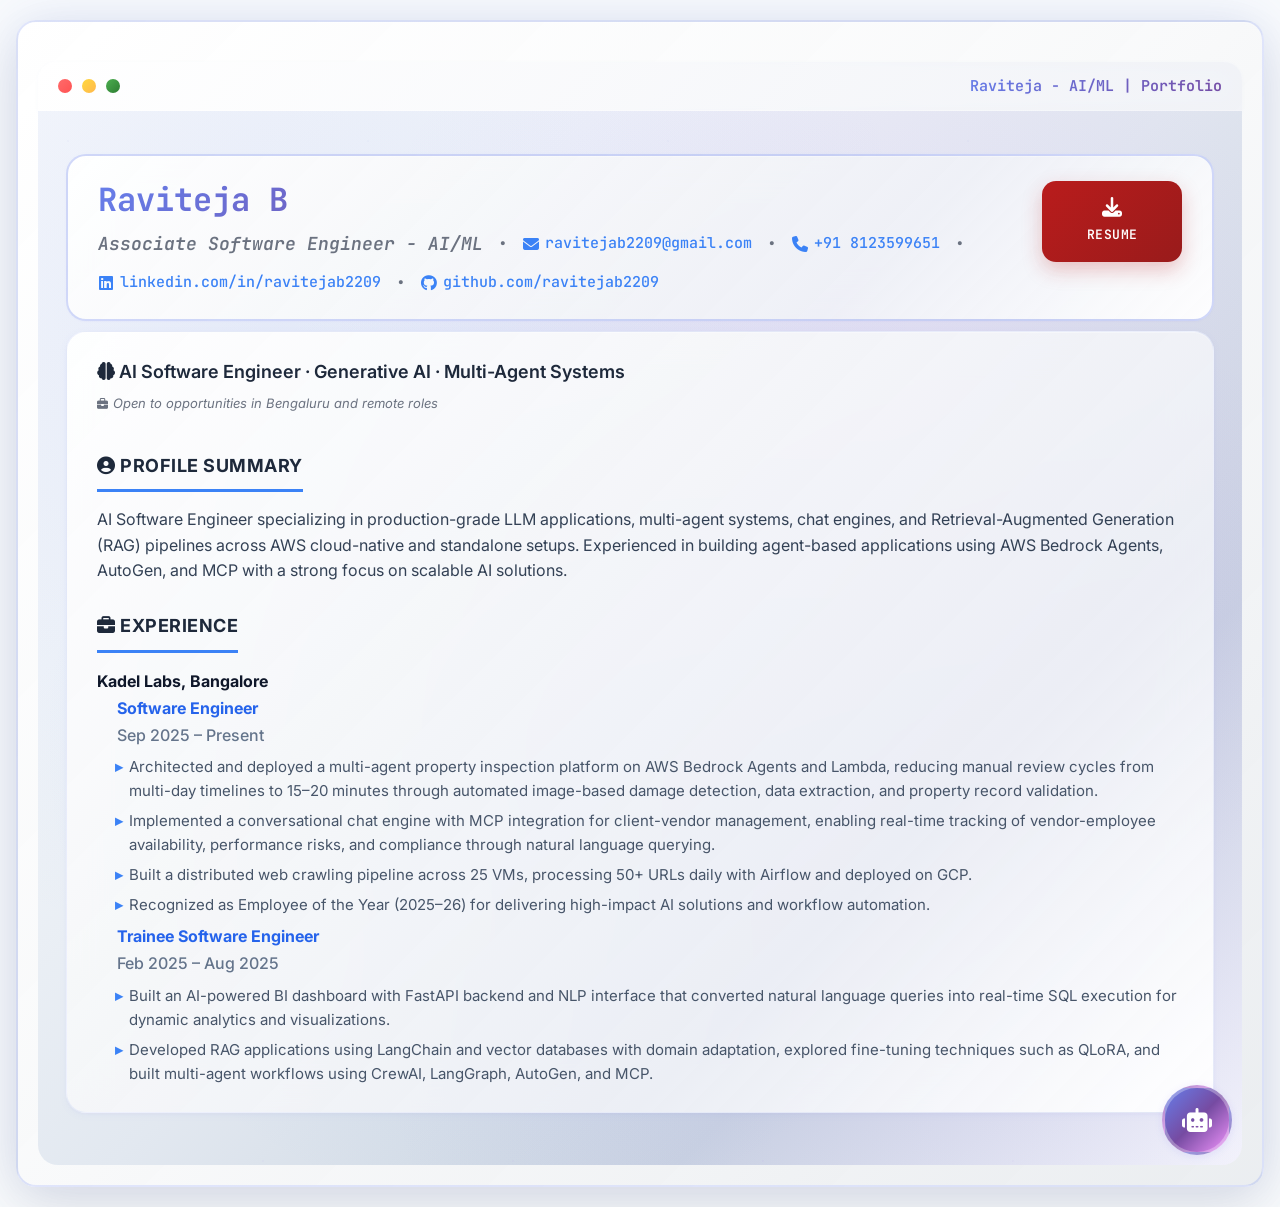
<file: index.html>
<!DOCTYPE html>
<html lang="en">
<head>
    <meta charset="UTF-8">
    <meta name="viewport" content="width=device-width, initial-scale=1.0">
    <meta name="description" content="Raviteja B - AI/ML Portfolio and resume">
    <title>Raviteja - AI/ML Portfolio</title>
    <link rel="stylesheet" href="https://cdnjs.cloudflare.com/ajax/libs/font-awesome/6.4.0/css/all.min.css">
    <link href="https://fonts.googleapis.com/css2?family=JetBrains+Mono:wght@300;400;500;600;700&family=Inter:wght@300;400;500;600;700&display=swap" rel="stylesheet">
    <link rel="stylesheet" href="app/static/css/portfolio.css">
</head>
<body>
    <div class="terminal-container">
        <div class="terminal-header">
            <div class="terminal-controls">
                <span class="control close"></span>
                <span class="control minimize"></span>
                <span class="control maximize"></span>
            </div>
            <div class="terminal-title">Raviteja - AI/ML | Portfolio</div>
        </div>

        <div class="terminal-content">
            <div class="contact-info">
                <div class="contact-content">
                    <div class="contact-header">
                        <h1 class="contact-name">Raviteja B</h1>
                        <div class="contact-title-line">
                            <span class="contact-title">Associate Software Engineer - AI/ML</span>
                            <span class="contact-separator">•</span>
                            <span class="contact-item-inline">
                                <i class="fas fa-envelope"></i>
                                <a href="mailto:ravitejab2209@gmail.com?subject=Hello%20Raviteja&body=Hi%20Raviteja,%0A%0AI%20came%20across%20your%20portfolio%20and%20would%20like%20to%20connect.%0A%0ABest%20regards," target="_blank">ravitejab2209@gmail.com</a>
                            </span>
                            <span class="contact-separator">•</span>
                            <span class="contact-item-inline">
                                <i class="fas fa-phone"></i>
                                <a href="tel:+918123599651">+91 8123599651</a>
                            </span>
                            <span class="contact-separator">•</span>
                            <span class="contact-item-inline">
                                <i class="fab fa-linkedin"></i>
                                <a href="https://linkedin.com/in/ravitejab2209" target="_blank">linkedin.com/in/ravitejab2209</a>
                            </span>
                            <span class="contact-separator">•</span>
                            <span class="contact-item-inline">
                                <i class="fab fa-github"></i>
                                <a href="https://github.com/ravitejab2209" target="_blank">github.com/ravitejab2209</a>
                            </span>
                        </div>
                    </div>
                    <div class="resume-section">
                        <a href="assets/Raviteja_B_AI_GenAI_Resume.pdf" class="resume-btn" title="Download Resume" target="_blank" rel="noopener noreferrer">
                            <i class="fas fa-download"></i>
                            <span>Resume</span>
                        </a>
                    </div>
                </div>
            </div>

            <div class="panel">
                <div class="panel-content">
                    <div class="job-title"><i class="fas fa-brain"></i> AI Software Engineer · Generative AI · Multi-Agent Systems</div>
                    <div class="content-text" style="font-size: 13px; color: #6b7280; margin: 5px 0 10px 0; font-style: italic;"><i class="fas fa-briefcase" style="font-size: 11px; margin-right: 5px;"></i>Open to opportunities in Bengaluru and remote roles</div><br>

                    <div class="section-header bold"><i class="fas fa-user-circle"></i> PROFILE SUMMARY</div>
                    <div class="content-text">AI Software Engineer specializing in production-grade LLM applications, multi-agent systems, chat engines, and Retrieval-Augmented Generation (RAG) pipelines across AWS cloud-native and standalone setups. Experienced in building agent-based applications using AWS Bedrock Agents, AutoGen, and MCP with a strong focus on scalable AI solutions.</div><br>

                    <div class="section-header bold"><i class="fas fa-briefcase"></i> EXPERIENCE</div>
                    <div class="job-company bold">Kadel Labs, Bangalore</div>

                    <div class="job-company bold" style="margin-left: 20px; color: #2563eb;">Software Engineer</div>
                    <div class="job-duration" style="margin-left: 20px;">Sep 2025 – Present</div>
                    <div class="bullet-point" style="margin-left: 20px;">Architected and deployed a multi-agent property inspection platform on AWS Bedrock Agents and Lambda, reducing manual review cycles from multi-day timelines to 15–20 minutes through automated image-based damage detection, data extraction, and property record validation.</div>
                    <div class="bullet-point" style="margin-left: 20px;">Implemented a conversational chat engine with MCP integration for client-vendor management, enabling real-time tracking of vendor-employee availability, performance risks, and compliance through natural language querying.</div>
                    <div class="bullet-point" style="margin-left: 20px;">Built a distributed web crawling pipeline across 25 VMs, processing 50+ URLs daily with Airflow and deployed on GCP.</div>
                    <div class="bullet-point" style="margin-left: 20px;">Recognized as Employee of the Year (2025–26) for delivering high-impact AI solutions and workflow automation.</div>

                    <div class="job-company bold" style="margin-left: 20px; color: #2563eb;">Trainee Software Engineer</div>
                    <div class="job-duration" style="margin-left: 20px;">Feb 2025 – Aug 2025</div>
                    <div class="bullet-point" style="margin-left: 20px;">Built an AI-powered BI dashboard with FastAPI backend and NLP interface that converted natural language queries into real-time SQL execution for dynamic analytics and visualizations.</div>
                    <div class="bullet-point" style="margin-left: 20px;">Developed RAG applications using LangChain and vector databases with domain adaptation, explored fine-tuning techniques such as QLoRA, and built multi-agent workflows using CrewAI, LangGraph, AutoGen, and MCP.</div><br>

                    <div class="section-header bold"><i class="fas fa-cogs"></i> SKILLS</div>
                    <div class="skill-category bold">Programming & Frameworks</div>
                    <div class="skill-list">Python, FastAPI, Flask, LangChain, LangGraph, LlamaIndex, Streamlit, Hugging Face, LangSmith</div>
                    <div class="skill-category bold">AI & Generative AI</div>
                    <div class="skill-list">LLMs (GPT, Claude), RAG, Prompt Engineering, Fine-tuning, Agentic AI, Multi-Agent Architectures (AutoGen, CrewAI, MCP, Strands Agents), AWS Bedrock Agents, Bedrock Data Automation (BDA)</div>
                    <div class="skill-category bold">Cloud, Data & Tools</div>
                    <div class="skill-list">AWS (Bedrock, Lambda, S3, AgentCore, Knowledge Bases), Embedding Models, Vector Databases (FAISS, Pinecone, pgvector), SQL, REST APIs, Airflow, Pandas, NumPy, Scikit-learn, Transformers, PyTorch, Docker, Git, CI/CD, GCP</div><br>

                    <div class="section-header bold"><i class="fas fa-project-diagram"></i> PROJECTS</div>
                    <div class="project-title bold">Property Preservation & Inspection Agents</div>
                    <div class="bullet-point">Architected and deployed a property inspection platform on AWS Bedrock Agents that automates image-based damage detection, data extraction, and record validation to generate audit-ready reports.</div>
                    <div class="bullet-point">Engineered a multi-agent architecture with a Supervisor Agent orchestrating photo analysis, data aggregation, and questionnaire processing via AWS Lambda for scalable, batch-based report generation.</div><br>

                    <div class="project-title bold">Medical Research Multi-Agent Platform</div>
                    <div class="bullet-point">Built an AutoGen-powered multi-agent system with MCP integration for automated retrieval and synthesis of PubMed research articles, accelerating literature research through conversational interfaces and intelligent query routing.</div><br>

                    <div class="section-header bold"><i class="fas fa-certificate"></i> CERTIFICATIONS</div>
                    <div class="certificate-list">Certified Master in Agentic AI • AI Engineer Professional • Mastering AI on AWS • Context Design for AI Agents</div><br>

                    <div class="section-header bold"><i class="fas fa-graduation-cap"></i> EDUCATION</div>
                    <div class="education-title bold">REVA University, Bachelor of Computer Applications</div>
                    <div class="education-details">Aug 2021 – Aug 2024 | Bengaluru</div>
                    <div class="education-gpa">CGPA: 8.22</div><br>
                </div>
            </div>
        </div>

        <div class="floating-chat-btn" id="floatingChatBtn" title="Ask AI about Raviteja">
            <i class="fas fa-robot"></i>
        </div>

        <div class="chat-modal" id="chatModal">
            <div class="chat-modal-content">
                <div class="chat-modal-header">
                    <div class="chat-header-info">
                        <i class="fas fa-robot"></i>
                        <span>AI Assistant</span>
                    </div>
                    <button class="chat-close-btn" id="chatCloseBtn">
                        <i class="fas fa-times"></i>
                    </button>
                </div>
                <div class="chat-messages" id="chatMessages"></div>
                <div class="chat-input-area">
                    <div class="chat-input-container">
                        <input type="text" id="chatInput" class="chat-input" placeholder="Ask me about Raviteja's experience, skills, or projects..." autocomplete="off" spellcheck="false">
                        <button id="sendBtn" class="chat-send-btn" title="Send Message">
                            <i class="fas fa-paper-plane"></i>
                        </button>
                    </div>
                </div>
            </div>
        </div>
    </div>

    <script src="app/static/js/portfolio.js"></script>
</body>
</html>
</file>
<file: app/static/css/portfolio.css>
* {
    margin: 0;
    padding: 0;
    box-sizing: border-box;
}

html {
    scroll-behavior: smooth;
    min-height: 100%;
}

body {
    font-family: 'JetBrains Mono', 'Consolas', 'Monaco', monospace;
    background: #f8fafc;
    color: #2c3e50;
    overflow-x: hidden;
    overflow-y: auto;
    min-height: 100vh;
    line-height: 1.6;
    position: relative;
    margin: 0;
    padding: 0;
    overscroll-behavior: contain;
    -webkit-overflow-scrolling: touch;
}

/* Mobile browser UI spacing */
@media (max-width: 480px) {
    body {
        padding-top: env(safe-area-inset-top, 0px);
        min-height: calc(100vh - env(safe-area-inset-top, 0px));
        overflow-x: hidden;
        overflow-y: auto;
        position: relative;
        width: 100%;
    }
}

        /* Removed gradientShift animation - no longer needed */

        /* Animated background particles */
        body::before {
            content: '';
            position: absolute;
            top: 0;
            left: 0;
            width: 100%;
            height: 100%;
            background: url("data:image/svg+xml,%3Csvg width='60' height='60' viewBox='0 0 60 60' xmlns='http://www.w3.org/2000/svg'%3E%3Cg fill='none' fill-rule='evenodd'%3E%3Cg fill='%23ffffff' fill-opacity='0.1'%3E%3Ccircle cx='30' cy='30' r='2'/%3E%3C/g%3E%3C/g%3E%3C/svg%3E") repeat;
            animation: float 20s ease-in-out infinite;
            pointer-events: none;
            z-index: 1;
        }

        @keyframes float {
            0%, 100% { transform: translateY(0px) rotate(0deg); }
            33% { transform: translateY(-20px) rotate(120deg); }
            66% { transform: translateY(10px) rotate(240deg); }
        }

        .terminal-container {
            width: min(1400px, calc(100% - 32px));
            min-height: 100vh;
            margin: 20px auto;
            padding: 20px;
            background: linear-gradient(135deg, 
                rgba(255, 255, 255, 0.98) 0%, 
                rgba(248, 249, 250, 0.95) 50%, 
                rgba(233, 236, 239, 0.92) 100%);
            backdrop-filter: blur(20px);
            -webkit-backdrop-filter: blur(20px);
            display: flex;
            flex-direction: column;
            border: 2px solid rgba(102, 126, 234, 0.2);
            box-shadow: 
                0 0 50px rgba(102, 126, 234, 0.15),
                0 20px 60px rgba(0, 0, 0, 0.1),
                inset 0 1px 0 rgba(255, 255, 255, 0.3);
            position: relative;
            z-index: 2;
            border-radius: 20px;
            animation: containerGlow 8s ease-in-out infinite;
            justify-content: flex-start;
        }

        @keyframes containerGlow {
            0%, 100% { 
                box-shadow: 
                    0 0 50px rgba(0, 0, 0, 0.1),
                    0 0 10px rgba(102, 126, 234, 0.05),
                    inset 0 0 50px rgba(255, 255, 255, 0.1);
            }
            50% { 
                box-shadow: 
                    0 0 50px rgba(0, 0, 0, 0.1),
                    0 0 10px rgba(245, 87, 108, 0.05),
                    inset 0 0 50px rgba(255, 255, 255, 0.1);
            }
        }

        .terminal-header {
            background: linear-gradient(135deg, rgba(255, 255, 255, 0.9) 0%, rgba(240, 242, 247, 0.9) 100%);
            backdrop-filter: blur(10px);
            padding: 12px 20px;
            display: flex;
            align-items: center;
            justify-content: space-between;
            border-bottom: 2px solid rgba(255, 255, 255, 0.2);
            height: 50px;
            box-shadow: 0 1px 4px rgba(102, 126, 234, 0.03);
            border-radius: 18px 18px 0 0;
            position: relative;
            overflow: hidden;
            /* Add top margin for mobile browser tabs area */
            margin-top: 20px;
        }

        .terminal-header::before {
            content: '';
            position: absolute;
            top: 0;
            left: -100%;
            width: 100%;
            height: 100%;
            background: linear-gradient(90deg, transparent, rgba(255, 255, 255, 0.4), transparent);
            animation: headerShine 3s infinite;
        }

        @keyframes headerShine {
            0% { left: -100%; }
            100% { left: 100%; }
        }

.terminal-controls {
    display: flex;
    gap: 10px;
}

.control {
    width: 14px;
    height: 14px;
    border-radius: 50%;
    cursor: pointer;
    transition: all 0.2s ease;
}

        .control.close { 
            background: linear-gradient(135deg, #ff6b6b 0%, #ff5252 100%); 
            animation: pulse 2s ease-in-out infinite;
        }
        .control.minimize { 
            background: linear-gradient(135deg, #ffd93d 0%, #ffb74d 100%); 
            animation: pulse 2s ease-in-out infinite 0.3s;
        }
        .control.maximize { 
            background: linear-gradient(135deg, #4caf50 0%, #2e7d32 100%); 
            animation: pulse 2s ease-in-out infinite 0.6s;
        }

        .terminal-title {
            color: #2c3e50;
            font-size: 15px;
            font-weight: 600;
            background: linear-gradient(135deg, #667eea 0%, #764ba2 100%);
            -webkit-background-clip: text;
            -webkit-text-fill-color: transparent;
            background-clip: text;
            position: relative;
            z-index: 1;
            text-shadow: 0 1px 2px rgba(102, 126, 234, 0.05);
        }

        .terminal-content {
            flex: 1;
            padding: 28px 28px 32px;
            overflow: auto;
            display: flex;
            flex-direction: column;
            position: relative;
            border-radius: 0 0 20px 20px;
            background: linear-gradient(135deg, 
                #f8fafc 0%, 
                #f1f5f9 25%, 
                #e2e8f0 50%, 
                #cbd5e1 75%, 
                #f8fafc 100%
            );
            margin-top: -1px;
        }


        /* AI Neural Network Pattern Overlay */
        .terminal-content::before {
            content: '';
            position: absolute;
            top: 0;
            left: 0;
            right: 0;
            bottom: 0;
            background-image: 
                radial-gradient(circle at 20% 20%, rgba(102, 126, 234, 0.1) 0%, transparent 50%),
                radial-gradient(circle at 80% 80%, rgba(139, 92, 246, 0.1) 0%, transparent 50%),
                radial-gradient(circle at 40% 60%, rgba(59, 130, 246, 0.1) 0%, transparent 50%),
                radial-gradient(circle at 70% 30%, rgba(168, 85, 247, 0.1) 0%, transparent 50%);
            animation: neuralPulse 8s ease-in-out infinite;
            pointer-events: none;
            z-index: 1;
        }

        @keyframes neuralPulse {
            0%, 100% { opacity: 0.3; transform: scale(1); }
            50% { opacity: 0.6; transform: scale(1.1); }
        }

        /* AI Floating Particles */
        .terminal-content::after {
            content: '';
            position: absolute;
            top: 0;
            left: 0;
            right: 0;
            bottom: 0;
            background-image: 
                radial-gradient(1px 1px at 10% 10%, rgba(102, 126, 234, 0.1), transparent),
                radial-gradient(1px 1px at 90% 20%, rgba(139, 92, 246, 0.1), transparent),
                radial-gradient(1px 1px at 30% 70%, rgba(59, 130, 246, 0.08), transparent),
                radial-gradient(1px 1px at 80% 90%, rgba(168, 85, 247, 0.08), transparent),
                radial-gradient(1px 1px at 50% 40%, rgba(79, 70, 229, 0.1), transparent),
                radial-gradient(1px 1px at 20% 80%, rgba(124, 58, 237, 0.08), transparent);
            background-size: 300px 300px, 250px 250px, 200px 200px, 180px 180px, 220px 220px, 160px 160px;
            animation: aiParticleFloat 20s linear infinite;
            pointer-events: none;
            z-index: 1;
        }

        /* Mobile optimized particles */
        @media (max-width: 480px) {
            .terminal-content::after {
                background-size: 150px 150px, 120px 120px, 100px 100px, 90px 90px, 110px 110px, 80px 80px;
                opacity: 0.3; /* Reduce particle intensity on mobile */
            }
        }

        @keyframes aiParticleFloat {
            0% { transform: translateY(0px) rotate(0deg); }
            33% { transform: translateY(-10px) rotate(120deg); }
            66% { transform: translateY(5px) rotate(240deg); }
            100% { transform: translateY(0px) rotate(360deg); }
        }

        .panel {
            border: 1px solid rgba(102, 126, 234, 0.1);
            border-radius: 20px;
            margin: 5px 0 20px 0;
            background: linear-gradient(135deg, 
                rgba(255, 255, 255, 0.95) 0%, 
                rgba(248, 249, 250, 0.92) 30%, 
                rgba(240, 242, 247, 0.88) 70%, 
                rgba(255, 255, 255, 0.95) 100%);
            backdrop-filter: blur(20px);
            -webkit-backdrop-filter: blur(20px);
            box-shadow: 
                0 2px 8px rgba(102, 126, 234, 0.05),
                0 1px 4px rgba(139, 92, 246, 0.03),
                inset 0 1px 0 rgba(255, 255, 255, 0.3);
            flex: 1;
            display: flex;
            flex-direction: column;
            min-height: 0;
            position: relative;
            overflow: hidden;
            z-index: 10;
            /* Subtle AI-themed glow */
            animation: aiPanelGlow 6s ease-in-out infinite alternate;
        }

        @keyframes aiPanelGlow {
            0% { 
                box-shadow: 
                    0 1px 3px rgba(102, 126, 234, 0.02),
                    0 1px 2px rgba(139, 92, 246, 0.02),
                    0 0 5px rgba(59, 130, 246, 0.02),
                    inset 0 1px 0 rgba(255, 255, 255, 0.3);
            }
            100% { 
                box-shadow: 
                    0 1px 3px rgba(102, 126, 234, 0.03),
                    0 1px 2px rgba(139, 92, 246, 0.03),
                    0 0 5px rgba(59, 130, 246, 0.03),
                    inset 0 1px 0 rgba(255, 255, 255, 0.4);
            }
        }

        @keyframes panelFloat {
            0%, 100% { transform: translateY(0px); }
            50% { transform: translateY(-5px); }
        }

        .panel::before {
            content: '';
            position: absolute;
            top: 0;
            left: -100%;
            width: 100%;
            height: 100%;
            background: linear-gradient(90deg, transparent, rgba(102, 126, 234, 0.1), transparent);
            /* Disable shine animation to improve scroll performance */
            animation: none;
            z-index: 1;
        }

        @keyframes panelShine {
            0% { left: -100%; }
            100% { left: 100%; }
        }

        .panel-content {
            padding: 25px 30px;
            font-family: 'Inter', 'Segoe UI', 'Roboto', sans-serif;
            font-size: 16px;
            line-height: 1.7;
            font-weight: 400;
            flex: 1;
            overflow-y: auto;
            overflow-x: hidden;
            min-height: 0;
            position: relative;
            z-index: 1;
            /* Simple, clean scrolling */
            scroll-behavior: smooth;
            color: #1f2937;
            /* Ensure panel content handles all scrolling internally */
            max-height: calc(100vh - 120px);
        }

        /* Removed contentFadeIn animation for better scroll performance */

        /* Keep all elements simple and static */
        .panel-content * {
            animation: none !important;
            transform: none !important;
        }

        /* Simple hover effect only */
        .panel-content .bullet-point:hover {
            color: #1e40af;
            transition: color 0.2s ease;
        }

        /* Enhanced scrollbar styling */
        .panel-content::-webkit-scrollbar { 
            width: 8px; 
        }
        .panel-content::-webkit-scrollbar-track { 
            background: rgba(255, 255, 255, 0.1); 
            border-radius: 4px; 
        }
        .panel-content::-webkit-scrollbar-thumb { 
            background: linear-gradient(135deg, #cbd5e1 0%, #94a3b8 100%); 
            border-radius: 4px;
            border: 1px solid rgba(255, 255, 255, 0.1);
        }
        .panel-content::-webkit-scrollbar-thumb:hover { 
            background: linear-gradient(135deg, #94a3b8 0%, #64748b 100%); 
        }

        /* Color Classes - Enhanced Visual Palette */
        .section-header { 
            color: #1e293b;
            border-bottom: 3px solid #3b82f6;
            padding-bottom: 8px; 
            display: inline-block; 
            font-weight: 700;
            font-size: 18px;
            position: relative;
            margin-bottom: 15px;
            text-transform: uppercase;
            letter-spacing: 0.5px;
        }

        @keyframes headerPulse {
            0%, 100% { 
                filter: drop-shadow(0 2px 8px rgba(102, 126, 234, 0.2));
            }
            50% { 
                filter: drop-shadow(0 2px 12px rgba(118, 75, 162, 0.3));
            }
        }
.job-title { color: #1e293b; font-weight: 600; font-size: 18px; }
.job-location { color: #64748b; }
.job-company { color: #0f172a; font-weight: 600; }
.job-duration { color: #64748b; font-weight: 500; }
.content-text { color: #334155; font-size: 16px; line-height: 1.6; }
        .project-title { 
            color: #b91c1c;
            font-weight: 700; 
            margin: 15px 0 10px 0; 
            font-size: 17px; 
            border-left: 4px solid #b91c1c;
            padding-left: 15px;
            position: relative;
        }

        @keyframes projectGlow {
            0%, 100% { 
                filter: drop-shadow(0 2px 8px rgba(240, 147, 251, 0.2));
            }
            50% { 
                filter: drop-shadow(0 2px 12px rgba(245, 87, 108, 0.3));
            }
        }
.bullet-point { color: #475569; margin: 6px 0; padding-left: 12px; position: relative; font-size: 15px; line-height: 1.6; }
        .bullet-point::before { 
            content: '▸'; 
            color: #3b82f6;
            font-weight: bold; 
            position: absolute; 
            left: -2px;
        }

        /* Removed bulletPulse animation */

        /* Removed hover transform to prevent scroll conflicts */
.skill-category { color: #047857; font-weight: 600; margin: 10px 0 6px 0; border-left: 3px solid #047857; padding-left: 10px; font-size: 16px; }
.skill-list { color: #475569; margin: 6px 0 14px 0; padding-left: 12px; font-size: 15px; line-height: 1.6; }
.certificate-list { color: #475569; font-weight: 500; font-size: 15px; }
.education-title { color: #1e293b; font-weight: 700; font-size: 16px; }
.education-details { color: #64748b; font-size: 15px; }
.education-gpa { color: #475569; font-weight: 600; font-size: 15px; }
.bold { font-weight: 700; }

        /* Contact Information */
        .contact-info {
            background: linear-gradient(135deg, 
                rgba(255, 255, 255, 0.95) 0%, 
                rgba(248, 249, 250, 0.92) 30%, 
                rgba(240, 242, 247, 0.88) 70%, 
                rgba(255, 255, 255, 0.95) 100%);
            backdrop-filter: blur(20px);
            -webkit-backdrop-filter: blur(20px);
            border: 2px solid rgba(102, 126, 234, 0.3);
            border-radius: 20px;
            padding: 25px 30px;
            margin: 15px 0 5px 0;
            box-shadow: 
                0 1px 3px rgba(102, 126, 234, 0.02),
                0 1px 2px rgba(139, 92, 246, 0.02),
                0 0 5px rgba(59, 130, 246, 0.02),
                inset 0 1px 0 rgba(255, 255, 255, 0.3);
            text-align: left;
            min-height: 120px;
            position: relative;
            overflow: hidden;
            z-index: 10;
            animation: aiContactGlow 8s ease-in-out infinite;
        }

        @keyframes aiContactGlow {
            0%, 100% { 
                box-shadow: 
                    0 1px 3px rgba(102, 126, 234, 0.02),
                    0 1px 2px rgba(139, 92, 246, 0.02),
                    0 0 5px rgba(59, 130, 246, 0.02),
                    inset 0 1px 0 rgba(255, 255, 255, 0.3);
            }
            50% { 
                box-shadow: 
                    0 1px 3px rgba(102, 126, 234, 0.03),
                    0 1px 2px rgba(139, 92, 246, 0.03),
                    0 0 5px rgba(59, 130, 246, 0.03),
                    inset 0 1px 0 rgba(255, 255, 255, 0.4);
            }
        }

.contact-content {
    display: flex;
    justify-content: space-between;
    align-items: flex-start;
    gap: 0;
}

.contact-header {
    margin-bottom: 0;
    flex: 1;
    margin-right: 20px;
}

        .contact-name {
            font-size: 32px;
            font-weight: 700;
            background: linear-gradient(135deg, #667eea 0%, #764ba2 50%, #f093fb 100%);
            -webkit-background-clip: text;
            -webkit-text-fill-color: transparent;
            background-clip: text;
            margin: 0 0 12px 0;
            line-height: 1.2;
            animation: nameGlow 3s ease-in-out infinite;
            position: relative;
        }

        @keyframes nameGlow {
            0%, 100% { 
                filter: drop-shadow(0 0 10px rgba(102, 126, 234, 0.3));
            }
            50% { 
                filter: drop-shadow(0 0 20px rgba(240, 147, 251, 0.4));
            }
        }

.contact-title-line {
    display: flex;
    align-items: center;
    gap: 15px;
    flex-wrap: wrap;
    line-height: 1.4;
}

.contact-title {
    font-size: 18px;
    color: #6b7280;
    font-weight: 600;
    margin: 0;
    font-style: italic;
}

.contact-separator {
    color: #6b7280;
    font-weight: 500;
    font-size: 16px;
}

.contact-item-inline {
    color: #374151;
    font-size: 15px;
    font-weight: 500;
    display: flex;
    align-items: center;
    gap: 6px;
}

.contact-item {
    color: #374151;
    font-size: 16px;
    font-weight: 500;
    display: flex;
    align-items: center;
    gap: 10px;
    min-width: 200px;
}

.contact-item i,
.contact-item-inline i {
    color: #3b82f6;
    font-size: 16px;
    width: 16px;
    text-align: center;
}

.contact-item a,
.contact-item-inline a {
    color: #3b82f6;
    text-decoration: none;
    transition: all 0.2s ease;
    font-weight: 500;
}

.contact-item a:hover,
.contact-item-inline a:hover {
    color: #1e40af;
    text-decoration: underline;
    transform: translateX(2px);
}

/* Resume Section */
.resume-section {
    flex-shrink: 0;
    display: flex;
    align-items: center;
    margin-left: auto;
}

.resume-btn {
    background: linear-gradient(135deg, #b91c1c 0%, #991b1b 100%);
    color: white;
    text-decoration: none;
    display: flex;
    flex-direction: column;
    align-items: center;
    justify-content: center;
    gap: 8px;
    padding: 16px 18px;
    border-radius: 14px;
    font-weight: 600;
    font-size: 14px;
    transition: transform 0.2s ease, box-shadow 0.2s ease;
    box-shadow: 0 8px 20px rgba(185, 28, 28, 0.25);
    border: none;
    cursor: pointer;
    min-width: 140px;
    margin: 0;
    text-align: center;
}

.resume-btn:hover {
    color: white;
    text-decoration: none;
    transform: translateY(-2px);
    box-shadow: 0 12px 24px rgba(185, 28, 28, 0.35);
}

.resume-btn i {
    font-size: 20px;
    color: white;
    display: block;
    text-align: center;
}

.resume-btn span {
    font-weight: 600;
    color: white;
    font-size: 13px;
    text-transform: uppercase;
    letter-spacing: 0.5px;
    display: block;
    text-align: center;
    width: 100%;
}

/* Floating Chat Button */
        .floating-chat-btn {
            position: fixed;
            bottom: 30px;
            right: 30px;
            width: 70px;
            height: 70px;
            background: linear-gradient(135deg, #667eea 0%, #764ba2 50%, #f093fb 100%);
            border-radius: 50%;
            display: flex;
            align-items: center;
            justify-content: center;
            cursor: pointer;
            box-shadow: 
                0 2px 8px rgba(102, 126, 234, 0.1),
                0 0 10px rgba(240, 147, 251, 0.05);
            transition: all 0.3s ease;
            z-index: 9999;
            animation: chatBtnFloat 3s ease-in-out infinite;
            border: 3px solid rgba(255, 255, 255, 0.3);
            outline: none;
            user-select: none;
            backdrop-filter: blur(10px);
        }

        @keyframes chatBtnFloat {
            0%, 100% { 
                transform: translateY(0px) scale(1);
                box-shadow: 
                    0 8px 25px rgba(102, 126, 234, 0.4),
                    0 0 10px rgba(240, 147, 251, 0.05);
            }
            50% { 
                transform: translateY(-10px) scale(1.05);
                box-shadow: 
                    0 12px 35px rgba(102, 126, 234, 0.5),
                    0 0 10px rgba(240, 147, 251, 0.05);
            }
        }

        .floating-chat-btn:hover {
            transform: scale(1.15) rotate(5deg);
            box-shadow: 
                0 15px 40px rgba(102, 126, 234, 0.5),
                0 0 10px rgba(240, 147, 251, 0.05);
            animation-play-state: paused;
        }

.floating-chat-btn i {
    color: white;
    font-size: 24px;
    pointer-events: none;
}

.floating-chat-btn:active {
    transform: scale(0.95);
}

.floating-chat-btn:focus {
    outline: 2px solid #ffffff;
    outline-offset: 2px;
}

/* Responsive layout fixes */
@media (max-width: 1024px) {
    .terminal-container {
        width: calc(100% - 24px);
        margin: 16px auto;
        padding: 16px;
    }

    .terminal-header {
        padding: 16px 18px;
        border-radius: 16px 16px 0 0;
    }

    .terminal-content {
        padding: 22px 20px 24px;
    }
}

@media (max-width: 860px) {
    .contact-content {
        flex-direction: column;
        align-items: stretch;
        gap: 16px;
    }

    .resume-section {
        width: 100%;
        justify-content: flex-start;
    }

    .resume-btn {
        width: 100%;
        min-width: auto;
        border-radius: 14px;
    }

    .terminal-header {
        justify-content: flex-start;
        align-items: flex-start;
    }
}

@media (max-width: 720px) {
    .terminal-container {
        padding: 12px;
        border-radius: 14px;
    }

    .terminal-header {
        flex-direction: column;
        gap: 10px;
        height: auto;
    }

    .terminal-title {
        font-size: 14px;
    }

    .terminal-content {
        padding: 18px 16px 20px;
    }

    .contact-title {
        font-size: 16px;
    }

    .contact-item, .contact-item-inline {
        font-size: 14px;
    }

    .contact-title-line {
        flex-direction: column;
        align-items: flex-start;
        gap: 10px;
    }

    .panel-content {
        padding: 18px 18px;
    }
}

@media (max-width: 540px) {
    .job-title,
    .section-header,
    .project-title,
    .skill-category,
    .education-title {
        font-size: 16px;
    }

    .content-text,
    .bullet-point,
    .skill-list,
    .certificate-list,
    .education-details,
    .education-gpa {
        font-size: 14px;
    }

    .floating-chat-btn {
        bottom: 18px;
        right: 18px;
        width: 60px;
        height: 60px;
    }
}

        @keyframes chatBtnGlow {
            0%, 100% { 
                box-shadow: 
                    0 8px 25px rgba(102, 126, 234, 0.4),
                    0 0 10px rgba(240, 147, 251, 0.05);
            }
            50% { 
                box-shadow: 
                    0 8px 25px rgba(102, 126, 234, 0.5),
                    0 0 50px rgba(240, 147, 251, 0.4);
            }
        }

/* Chat Panel - Right Side */
.chat-modal {
    display: none;
    position: fixed;
    bottom: 100px;
    right: 30px;
    width: 400px;
    height: 500px;
    z-index: 8000;
    animation: slideInRight 0.3s ease;
}

.chat-modal.active {
    display: block;
}

        .chat-modal-content {
            width: 100%;
            height: 100%;
            background: linear-gradient(135deg, 
                rgba(255, 255, 255, 0.95) 0%, 
                rgba(248, 249, 250, 0.92) 30%, 
                rgba(240, 242, 247, 0.88) 70%, 
                rgba(255, 255, 255, 0.95) 100%);
            backdrop-filter: blur(20px);
            -webkit-backdrop-filter: blur(20px);
            border-radius: 20px;
            box-shadow: 
                0 1px 3px rgba(102, 126, 234, 0.02),
                0 1px 2px rgba(139, 92, 246, 0.02),
                0 0 5px rgba(59, 130, 246, 0.02),
                inset 0 1px 0 rgba(255, 255, 255, 0.3);
            display: flex;
            flex-direction: column;
            overflow: hidden;
            border: 2px solid rgba(102, 126, 234, 0.3);
        }

        .chat-modal-header {
            background: linear-gradient(135deg, #667eea 0%, #764ba2 100%);
            color: white;
            padding: 20px;
            display: flex;
            align-items: center;
            justify-content: space-between;
            position: relative;
            overflow: hidden;
        }

        .chat-modal-header::before {
            content: '';
            position: absolute;
            top: 0;
            left: -100%;
            width: 100%;
            height: 100%;
            background: linear-gradient(90deg, transparent, rgba(255, 255, 255, 0.1), transparent);
            animation: headerShine 3s ease-in-out infinite;
        }

        @keyframes headerShine {
            0% { left: -100%; }
            100% { left: 100%; }
        }

.chat-header-info {
    display: flex;
    align-items: center;
    gap: 10px;
    font-weight: 600;
    font-size: 16px;
}

.chat-header-info i {
    font-size: 20px;
}

.chat-close-btn {
    background: none;
    border: none;
    color: white;
    font-size: 18px;
    cursor: pointer;
    padding: 5px;
    border-radius: 50%;
    transition: background 0.2s ease;
}

.chat-close-btn:hover {
    background: rgba(255, 255, 255, 0.2);
}

        .chat-messages {
            flex: 1;
            overflow-y: auto;
            padding: 20px;
            background: transparent;
            position: relative;
        }

.chat-messages::-webkit-scrollbar { width: 6px; }
.chat-messages::-webkit-scrollbar-track { background: rgba(248, 249, 250, 0.8); border-radius: 3px; }
.chat-messages::-webkit-scrollbar-thumb { background: linear-gradient(135deg, #6c757d 0%, #495057 100%); border-radius: 3px; }

.chat-message {
    margin: 15px 0;
    animation: fadeInUp 0.3s ease-out;
}

        .user-message { text-align: right; }
        .ai-message { 
            text-align: left; 
            width: 100%;
        }

        .message-bubble {
            display: inline-block;
            max-width: 80%;
            padding: 8px 12px; /* Reduced padding */
            border-radius: 15px; /* Reduced border radius */
            font-size: 11px; /* Reduced font size */
            line-height: 1.3; /* Reduced line height */
            word-wrap: break-word;
            box-shadow: 0 1px 4px rgba(52, 58, 64, 0.08); /* Reduced shadow */
        }

        /* AI messages take full width */
        .ai-message .message-bubble {
            max-width: 95%;
            width: 95%;
            display: block;
            padding: 8px 12px; /* Reduced padding for AI messages */
            font-size: 11px; /* Reduced font size for AI messages */
            line-height: 1.3; /* Reduced line height for AI messages */
        }

.user-message .message-bubble {
    background: linear-gradient(135deg, #667eea 0%, #764ba2 100%);
    color: #ffffff;
    border-bottom-right-radius: 4px;
    box-shadow: 0 1px 3px rgba(102, 126, 234, 0.05);
    padding: 8px 12px; /* Reduced padding for user messages */
    font-size: 11px; /* Reduced font size for user messages */
    line-height: 1.3; /* Reduced line height for user messages */
}

.ai-message .message-bubble {
    background: linear-gradient(135deg, 
        rgba(248, 249, 250, 0.95) 0%, 
        rgba(233, 236, 239, 0.9) 100%);
    color: #1f2937;
    border: 1px solid rgba(102, 126, 234, 0.2);
    border-bottom-left-radius: 4px;
    backdrop-filter: blur(5px);
    -webkit-backdrop-filter: blur(5px);
    box-shadow: 0 1px 3px rgba(102, 126, 234, 0.03);
    padding: 8px 12px; /* Reduced padding for AI messages */
    font-size: 11px; /* Reduced font size for AI messages */
    line-height: 1.3; /* Reduced line height for AI messages */
}

.message-header {
    font-size: 10px; /* Reduced font size */
    margin-bottom: 3px; /* Reduced margin */
    opacity: 0.7;
    font-weight: 500;
    color: #6b7280;
}

.typing-indicator {
    display: flex;
    align-items: center;
    padding: 12px 16px;
    background: linear-gradient(135deg, #f8f9fa 0%, #e9ecef 100%);
    border: 1px solid #dee2e6;
    border-radius: 18px;
    border-bottom-left-radius: 4px;
    max-width: 80px;
    margin: 15px 0;
}

.typing-dots { display: flex; gap: 4px; }
.typing-dot {
    width: 6px;
    height: 6px;
    background: #6b7280;
    border-radius: 50%;
    animation: typingDot 1.4s infinite ease-in-out;
}

.typing-dot:nth-child(1) { animation-delay: -0.32s; }
.typing-dot:nth-child(2) { animation-delay: -0.16s; }

@keyframes typingDot {
    0%, 80%, 100% { transform: scale(0.8); opacity: 0.5; }
    40% { transform: scale(1); opacity: 1; }
}

@keyframes fadeInUp {
    from { opacity: 0; transform: translateY(20px); }
    to { opacity: 1; transform: translateY(0); }
}

@keyframes fadeIn {
    from { opacity: 0; }
    to { opacity: 1; }
}

@keyframes slideUp {
    from { transform: translateY(50px); opacity: 0; }
    to { transform: translateY(0); opacity: 1; }
}

        @keyframes slideInRight {
            from { 
                transform: translateX(100%); 
                opacity: 0; 
            }
            to { 
                transform: translateX(0); 
                opacity: 1; 
            }
        }

        /* Streaming Response Animations */
        .streaming-cursor {
            color: #2563eb;
            font-weight: bold;
            animation: blink 1s infinite;
            margin-left: 2px;
        }

        @keyframes blink {
            0%, 50% { opacity: 1; }
            51%, 100% { opacity: 0; }
        }

        .chat-message.streaming .message-bubble {
            border-bottom-left-radius: 4px;
            position: relative;
            max-width: 95%;
            width: 95%;
            display: block;
            padding: 8px 12px; /* Reduced padding for streaming messages */
            font-size: 11px; /* Reduced font size for streaming messages */
            line-height: 1.3; /* Reduced line height for streaming messages */
        }

/* Chat Input Area */
        .chat-input-area {
            background: transparent;
            padding: 12px 20px; /* Reduced top padding */
            border-top: 1px solid rgba(102, 126, 234, 0.2);
            position: relative;
        }

        .chat-input-container {
            display: flex;
            align-items: center;
            gap: 8px; /* Reduced gap */
            background: linear-gradient(135deg, rgba(255, 255, 255, 0.95) 0%, rgba(248, 249, 250, 0.9) 100%);
            border: 1px solid rgba(102, 126, 234, 0.3); /* Reduced border */
            border-radius: 20px; /* Reduced border radius */
            padding: 8px 12px; /* Reduced padding */
            box-shadow: 
                0 2px 8px rgba(102, 126, 234, 0.1), /* Reduced shadow */
                inset 0 1px 0 rgba(255, 255, 255, 0.3);
            transition: all 0.3s ease;
            backdrop-filter: blur(10px);
            -webkit-backdrop-filter: blur(10px);
        }

        .chat-input-container:focus-within {
            border-color: #667eea;
            box-shadow: 
                0 6px 20px rgba(102, 126, 234, 0.25),
                inset 0 1px 0 rgba(255, 255, 255, 0.4);
            transform: translateY(-1px);
        }

.chat-input {
    background: transparent;
    border: none;
    color: #1f2937;
    font-family: inherit;
    font-size: 12px; /* Reduced font size */
    font-weight: 500;
    outline: none;
    flex: 1;
    padding: 6px 10px; /* Reduced padding */
}

.chat-input::placeholder {
    color: #6b7280;
    font-style: italic;
}

        .chat-send-btn {
            background: linear-gradient(135deg, #667eea 0%, #764ba2 100%);
            border: none;
            border-radius: 50%;
            width: 40px;
            height: 40px;
            cursor: pointer;
            transition: all 0.3s ease;
            display: flex;
            align-items: center;
            justify-content: center;
            color: #ffffff;
            box-shadow: 0 1px 3px rgba(102, 126, 234, 0.05);
        }

.chat-send-btn:hover {
    background: linear-gradient(135deg, #1e40af 0%, #1e3a8a 100%);
    transform: scale(1.1);
    box-shadow: 0 4px 12px rgba(30, 64, 175, 0.3);
}

.chat-send-btn i {
    font-size: 16px;
}

/* Mobile First Responsive Design - 412x915 (6.4-6.6 inch phones) */
@media (max-width: 480px) {
    .terminal-container {
        margin: 0; /* No margins for full mobile space */
        width: 100vw; /* Full viewport width */
        height: 100vh; /* Full height */
        border-radius: 15px;
        /* Position container at very top to eliminate white space */
        position: fixed;
        bottom: 0;
        left: 0;
        right: 0;
        top: 0;
        /* Position content at top of container */
        justify-content: flex-start;
    }
    
    .terminal-header {
        padding: 8px 15px;
        height: 40px;
        /* Remove top margin to eliminate white space */
        margin-top: 0;
    }
    
    .terminal-title {
        font-size: 13px;
    }
    
    .control {
        width: 12px;
        height: 12px;
    }
    
    .terminal-content {
        padding: 12px 15px;
        border-radius: 0 0 15px 15px;
        /* Leave more gap at bottom */
        height: calc(100vh - 80px); /* Full height minus header height and more gap */
        max-height: calc(100vh - 80px);
        overflow-y: hidden; /* Remove scrolling */
        /* Remove top margin to touch terminal-header on mobile */
        margin-top: 0;
        /* Extend content to touch header */
        margin-top: -1px;
    }
    
    /* Contact Info - 20% of screen height */
    .contact-info {
        padding: 12px 10px 12px 15px;
        min-height: auto;
        height: 18vh;
        margin: 8px 0 12px 0;
        border-radius: 15px;
    }
    
    .contact-content {
        flex-direction: row;
        align-items: center;
        gap: 6px;
        height: 100%;
    }
    
    .contact-header {
        flex: 1;
        margin-right: 5px;
        max-width: calc(100% - 55px);
    }
    
    .contact-name {
        font-size: 18px;
        margin: 0 0 6px 0;
        line-height: 1.1;
    }
    
    .contact-title-line {
        flex-direction: column;
        align-items: flex-start;
        gap: 3px;
    }
    
    .contact-title {
        font-size: 11px;
        margin: 0;
        line-height: 1.2;
    }
    
    .contact-separator {
        display: none;
    }
    
    .contact-item-inline {
        font-size: 9px;
        gap: 3px;
        margin: 1px 0;
    }
    
    .contact-item-inline i {
        font-size: 8px;
        width: 10px;
    }
    
    .resume-section {
        margin: 0;
        align-self: center;
        margin-right: 5px;
    }
    
    .resume-btn {
        padding: 8px 6px;
        width: 45px;
        height: 55px;
        border-radius: 8px;
        font-size: 9px;
        margin-right: 0;
        margin-left: -5px;
    }
    
    .resume-btn i {
        font-size: 14px;
    }
    
    .resume-btn span {
        font-size: 8px;
    }
    
    /* Main Panel - Remaining 77% of screen height */
    .panel {
        height: 77vh;
        margin: 4px 0 8px 0;
        border-radius: 15px;
    }
    
    .panel-content {
        padding: 12px 15px;
        font-size: 13px;
        line-height: 1.5;
    }
    
    /* Typography adjustments for mobile */
    .section-header {
        font-size: 14px;
        margin-bottom: 8px;
        padding-bottom: 4px;
        border-bottom-width: 2px;
    }
    
    .job-title {
        font-size: 14px;
        margin-bottom: 4px;
    }
    
    .content-text {
        font-size: 12px;
        line-height: 1.4;
        margin-bottom: 8px;
    }
    
    .project-title {
        font-size: 13px;
        margin: 8px 0 6px 0;
        padding-left: 10px;
        border-left-width: 3px;
    }
    
    .bullet-point {
        font-size: 11px;
        margin: 3px 0;
        padding-left: 8px;
        line-height: 1.4;
    }
    
    .skill-category {
        font-size: 12px;
        margin: 6px 0 3px 0;
        padding-left: 8px;
        border-left-width: 2px;
    }
    
    .skill-list {
        font-size: 11px;
        line-height: 1.4;
        margin: 3px 0 8px 0;
        padding-left: 8px;
    }
    
    .job-company {
        font-size: 13px;
        margin-bottom: 4px;
    }
    
    .job-duration {
        font-size: 11px;
        margin-bottom: 6px;
    }
    
    .certificate-list {
        font-size: 11px;
    }
    
    .education-title {
        font-size: 13px;
    }
    
    .education-details {
        font-size: 11px;
    }
    
    .education-gpa {
        font-size: 12px;
    }

    /* Chat Modal for Mobile */
    .chat-modal {
        width: calc(100vw - 20px);
        right: 10px;
        left: 10px;
        top: 20px; /* Start below browser tab area */
        bottom: auto; /* Remove bottom positioning */
        height: calc(50vh - 20px); /* Use only top half of screen for mobile */
        border-radius: 15px;
        /* Smooth transitions */
        transition: all 0.3s cubic-bezier(0.4, 0, 0.2, 1);
        /* Ensure modal doesn't go behind browser tab */
        position: fixed;
        z-index: 10000;
        /* Hardware acceleration for smooth animations */
        transform: translateZ(0);
        -webkit-transform: translateZ(0);
    }
    
    .chat-modal-content {
        border-radius: 15px;
        /* Full height content for mobile */
        height: 100%;
        display: flex;
        flex-direction: column;
    }
    
    /* Mobile keyboard handling */
    .chat-modal.active {
        /* Smooth entry animation */
        opacity: 1;
        transform: translateY(0) translateZ(0);
        transition: all 0.3s cubic-bezier(0.4, 0, 0.2, 1);
    }
    
    /* Keyboard open state - keep in top half, keyboard uses bottom half */
    .chat-modal.keyboard-open {
        top: 20px; /* Stay in top half */
        height: calc(50vh - 20px); /* Keep half screen height */
        bottom: auto;
        transition: all 0.3s cubic-bezier(0.4, 0, 0.2, 1);
    }
    
    /* Keyboard closed state */
    .chat-modal.keyboard-closed {
        top: 20px; /* Normal position in top half */
        height: calc(50vh - 20px); /* Normal half screen height */
        bottom: auto;
        transition: all 0.3s cubic-bezier(0.4, 0, 0.2, 1);
    }
    
    /* Chat messages area - flexible height */
    .chat-messages {
        flex: 1;
        overflow-y: auto;
        padding: 12px 15px;
        /* Smooth scrolling for mobile */
        -webkit-overflow-scrolling: touch;
    }
    
    /* Chat input area - fixed at bottom */
    .chat-input-area {
        flex-shrink: 0;
        padding: 8px 15px; /* Reduced top padding for mobile */
        /* Smooth keyboard transitions */
        transition: all 0.3s ease;
    }
    
    .chat-modal-header {
        padding: 12px 15px;
        border-radius: 15px 15px 0 0;
    }
    
    .chat-messages {
        padding: 12px 15px;
    }
    
    .chat-input-area {
        padding: 8px 15px; /* Reduced top padding */
    }
    
    .floating-chat-btn {
        right: 15px;
        bottom: 60px; /* Move up to make it fully visible */
        width: 50px;
        height: 50px;
    }
    
    .floating-chat-btn i {
        font-size: 20px;
    }
}

/* Tablet Responsive - 768px and below */
@media (max-width: 768px) and (min-width: 481px) {
    .terminal-container {
        margin: 8px;
        width: calc(100vw - 16px);
        height: calc(100vh - 16px);
        border-radius: 18px;
    }
    
    .terminal-header {
        /* Add top margin for browser tabs area on tablet */
        margin-top: 18px;
    }
    
    .terminal-content {
        padding: 18px 22px;
        border-radius: 0 0 18px 18px;
        /* Remove top margin to touch terminal-header on tablet */
        margin-top: 0;
        /* Extend content to touch header */
        margin-top: -1px;
    }
    
    /* Contact Info - 22% of screen height */
    .contact-info {
        padding: 16px 22px;
        height: 22vh;
        margin: 10px 0 15px 0;
        border-radius: 18px;
    }
    
    .contact-content {
        flex-direction: row;
        gap: 12px;
    }
    
    .contact-name {
        font-size: 22px;
        margin: 0 0 8px 0;
    }
    
    .contact-title-line {
        flex-direction: column;
        align-items: flex-start;
        gap: 5px;
    }
    
    .contact-title {
        font-size: 14px;
    }
    
    .contact-separator {
        display: none;
    }
    
    .contact-item-inline {
        font-size: 12px;
        gap: 4px;
    }
    
    .contact-item-inline i {
        font-size: 11px;
        width: 12px;
    }
    
    .resume-btn {
        padding: 10px 8px;
        width: 55px;
        height: 65px;
        border-radius: 12px;
    }
    
    .resume-btn i {
        font-size: 16px;
    }
    
    .resume-btn span {
        font-size: 10px;
    }
    
    /* Main Panel - Remaining 73% of screen height */
    .panel {
        height: 73vh;
        margin: 6px 0 12px 0;
        border-radius: 18px;
    }
    
    .panel-content {
        padding: 18px 22px;
        font-size: 14px;
    }
    
    .section-header {
        font-size: 16px;
    }
    
    .job-title {
        font-size: 16px;
    }
    
    .content-text {
        font-size: 14px;
    }
    
    .project-title {
        font-size: 15px;
    }
    
    .bullet-point {
        font-size: 13px;
    }
    
    .skill-category {
        font-size: 14px;
    }
    
    .skill-list {
        font-size: 13px;
    }

    .chat-modal {
        width: calc(100vw - 20px);
        right: 10px;
        left: 10px;
        top: 20px; /* Start below browser tab area */
        bottom: auto; /* Remove bottom positioning */
        height: calc(50vh - 20px); /* Use only top half of screen for tablet */
        border-radius: 18px;
        /* Smooth transitions for tablet */
        transition: all 0.3s cubic-bezier(0.4, 0, 0.2, 1);
        position: fixed;
        z-index: 10000;
        /* Hardware acceleration for smooth animations */
        transform: translateZ(0);
        -webkit-transform: translateZ(0);
    }
    
    .chat-modal-content {
        height: 100%;
        display: flex;
        flex-direction: column;
        border-radius: 18px;
    }
    
    /* Tablet keyboard handling */
    .chat-modal.active {
        /* Smooth entry animation */
        opacity: 1;
        transform: translateY(0) translateZ(0);
        transition: all 0.3s cubic-bezier(0.4, 0, 0.2, 1);
    }
    
    /* Tablet keyboard open state - keep in top half, keyboard uses bottom half */
    .chat-modal.keyboard-open {
        top: 20px; /* Stay in top half */
        height: calc(50vh - 20px); /* Keep half screen height */
        bottom: auto;
        transition: all 0.3s cubic-bezier(0.4, 0, 0.2, 1);
    }
    
    /* Tablet keyboard closed state */
    .chat-modal.keyboard-closed {
        top: 20px; /* Normal position in top half */
        height: calc(50vh - 20px); /* Normal half screen height */
        bottom: auto;
        transition: all 0.3s cubic-bezier(0.4, 0, 0.2, 1);
    }
    
    .floating-chat-btn {
        right: 25px;
        bottom: 70px; /* Move up to make it fully visible on extra small screens */
        width: 55px;
        height: 55px;
    }
}

/* Extra small screens and landscape orientation */
@media (max-width: 360px) {
    .terminal-container {
        margin: 0; /* No margins for full mobile space */
        width: 100vw; /* Full viewport width */
        height: 100vh; /* Full height */
        /* Position container at top to minimize white gap */
        position: fixed;
        bottom: 0;
        left: 0;
        right: 0;
        top: 0;
        /* Position content at top of container */
        justify-content: flex-start;
    }
    
    .terminal-header {
        /* Remove top margin to eliminate white space on extra small screens */
        margin-top: 0;
    }
    
    .terminal-content {
        /* Leave more gap at bottom */
        height: calc(100vh - 80px); /* Full height minus header height and more gap */
        max-height: calc(100vh - 80px);
        overflow-y: hidden; /* Remove scrolling */
        /* Remove top margin to touch terminal-header on extra small screens */
        margin-top: 0;
        /* Extend content to touch header */
        margin-top: -1px;
    }
}

/* Landscape orientation on mobile */
@media (max-width: 768px) and (orientation: landscape) {
    .terminal-container {
        margin: 0; /* No margins for full mobile space */
        width: 100vw; /* Full viewport width */
        height: 100vh; /* Full height */
        /* Position container at top to minimize white gap in landscape */
        position: fixed;
        bottom: 0;
        left: 0;
        right: 0;
        top: 0;
        /* Position content at top of container */
        justify-content: flex-start;
    }
    
    .terminal-header {
        /* Remove top margin to eliminate white space in landscape */
        margin-top: 0;
    }
    
    .terminal-content {
        /* Leave more gap at bottom */
        height: calc(100vh - 80px); /* Full height minus header height and more gap */
        max-height: calc(100vh - 80px);
        overflow-y: hidden; /* Remove scrolling */
        /* Remove top margin to touch terminal-header in landscape */
        margin-top: 0;
        /* Extend content to touch header */
        margin-top: -1px;
    }
}
</file>
